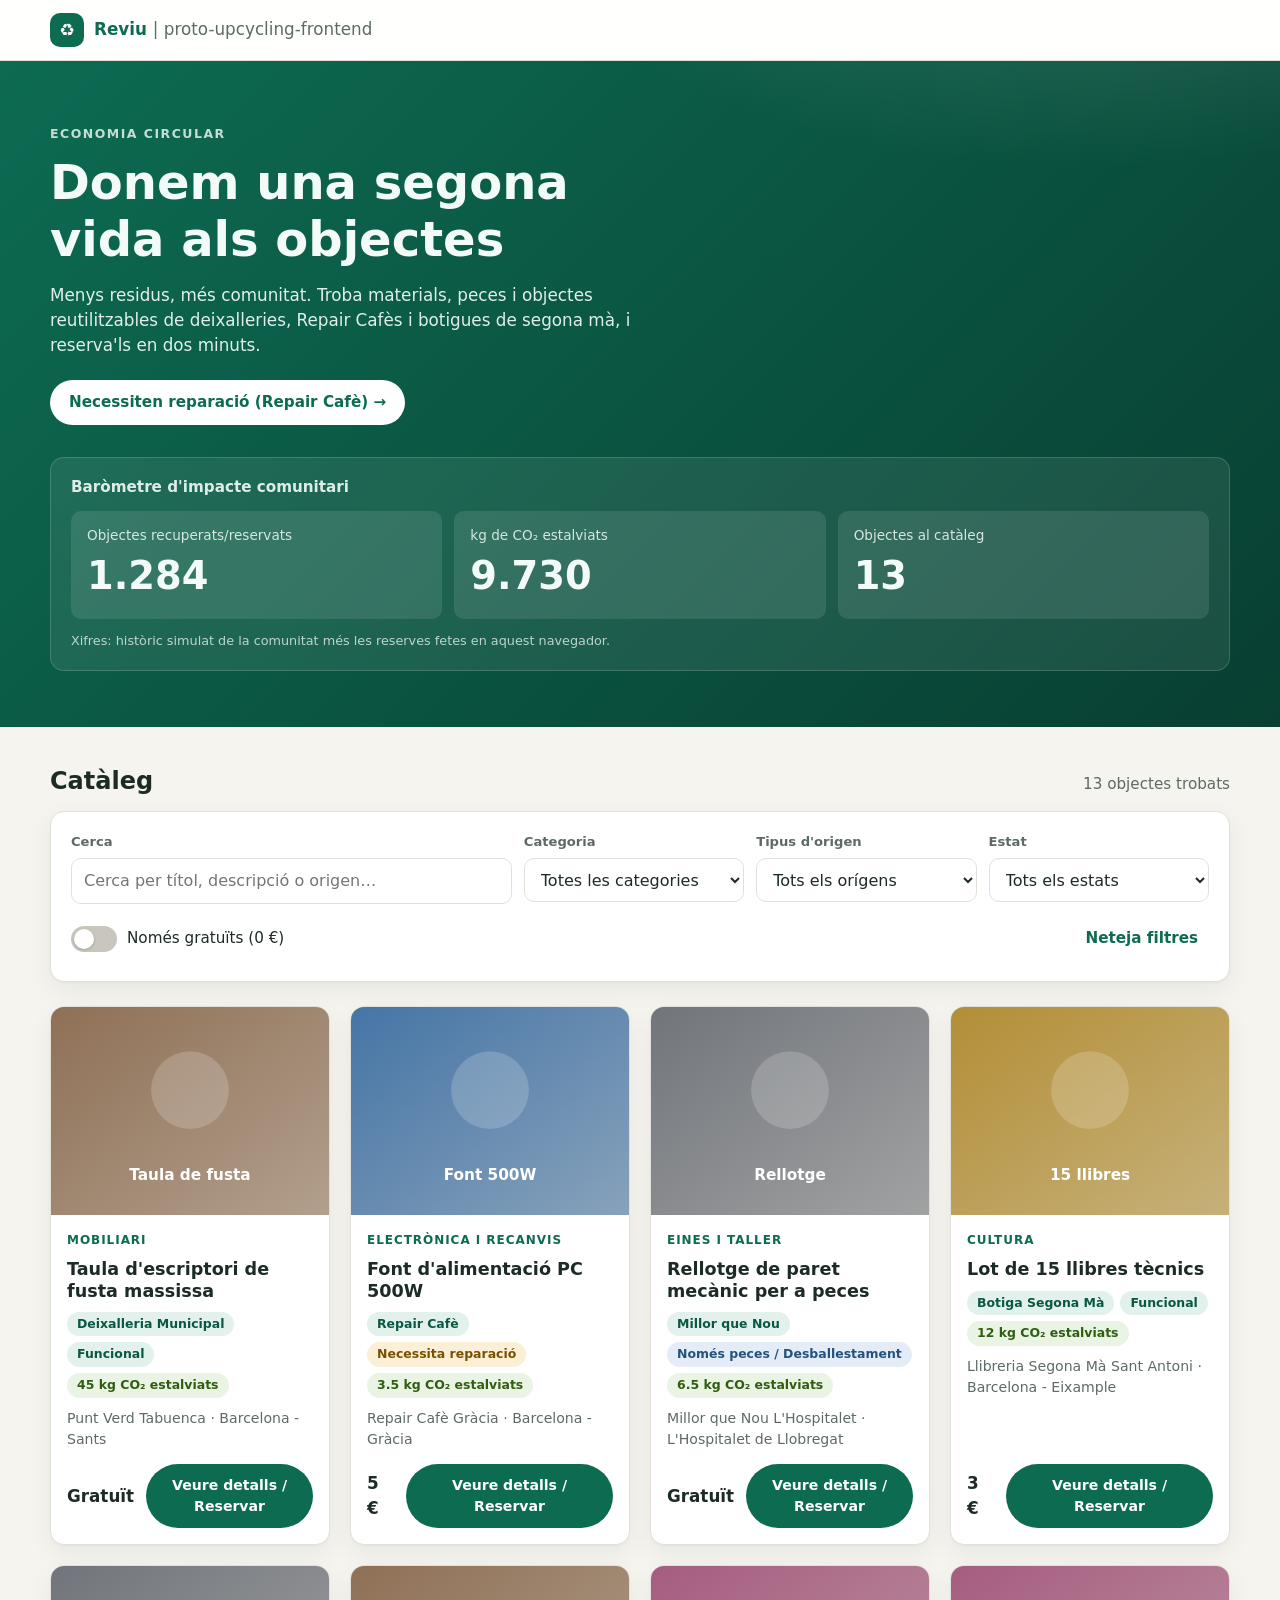
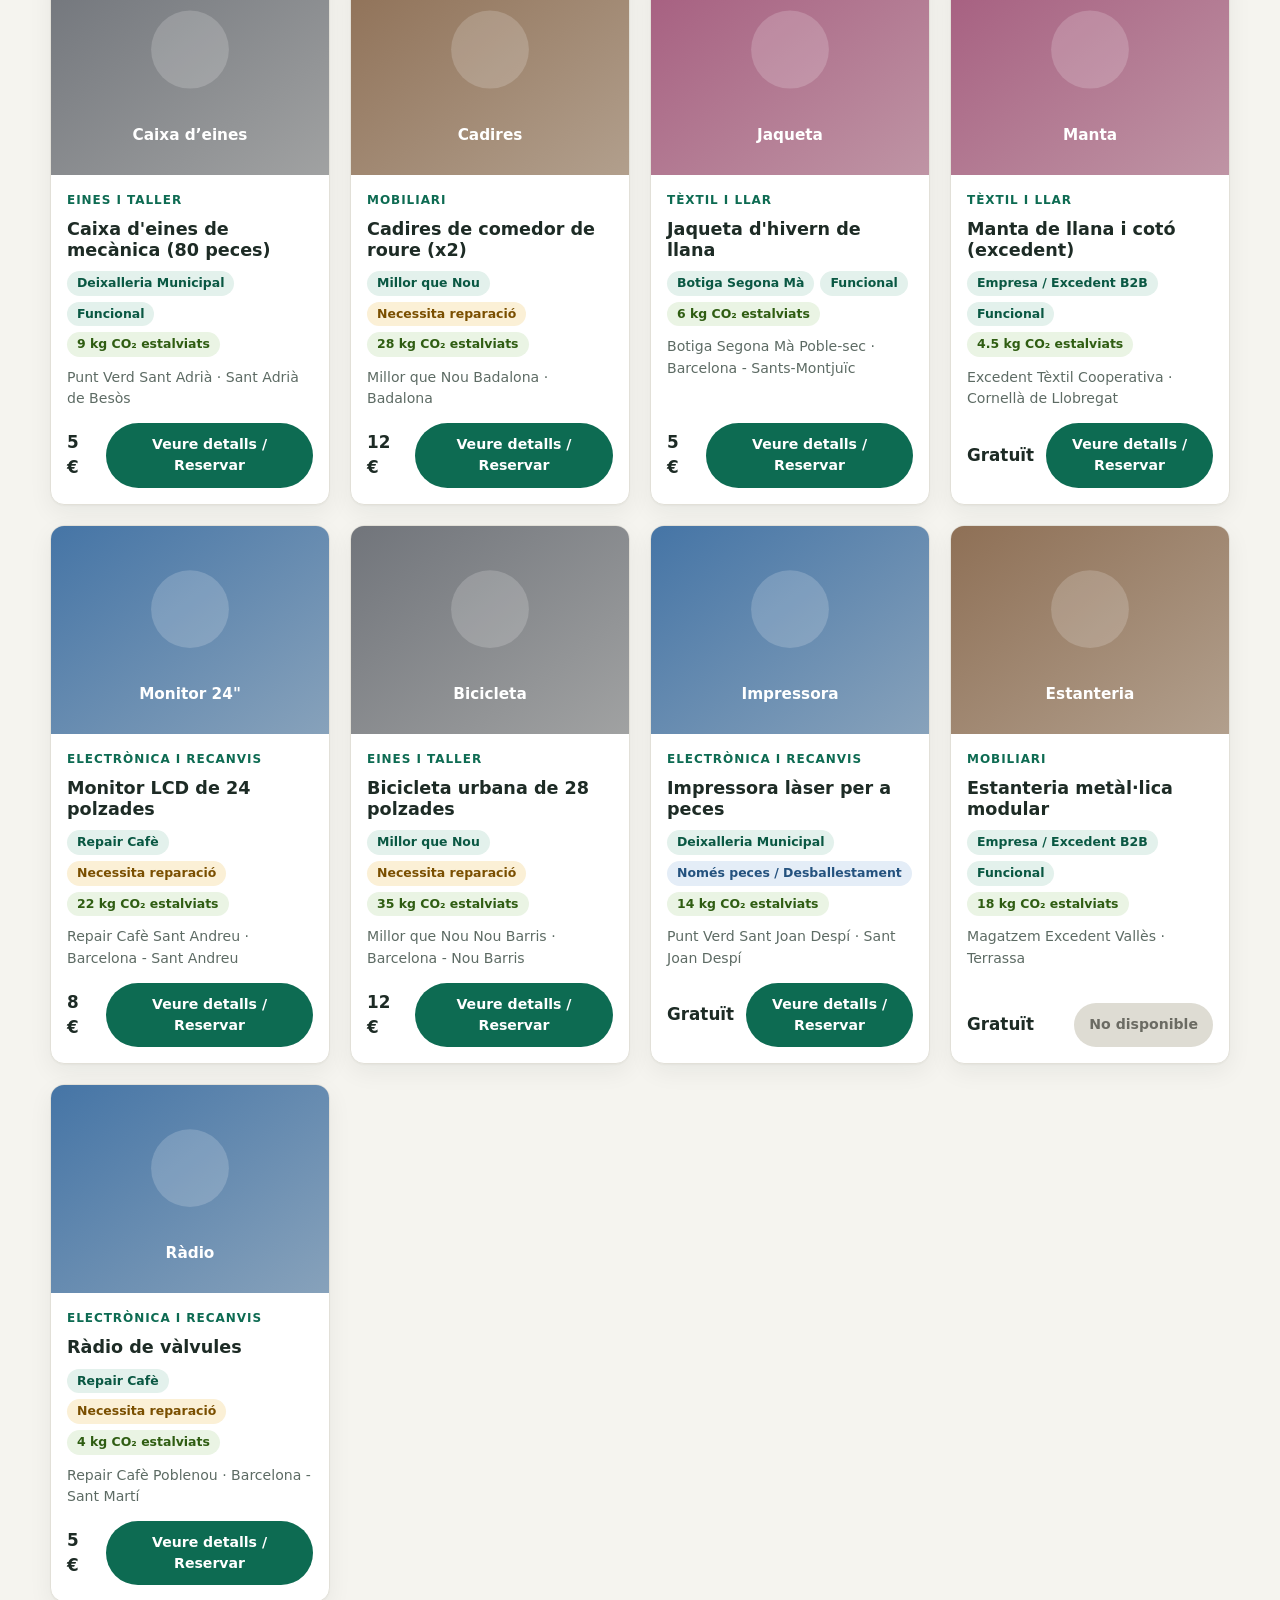
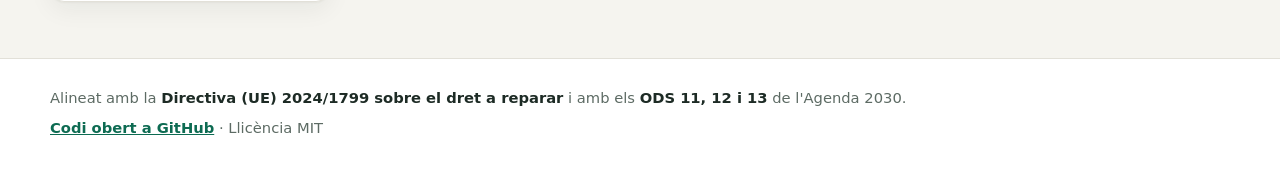
<file: index.html>
<!doctype html>
<html lang="ca">
<head>
  <meta charset="utf-8">
  <meta name="viewport" content="width=device-width, initial-scale=1">
  <title>Reviu | proto-upcycling-frontend</title>
  <meta name="description" content="Reviu: plataforma d'economia circular per trobar, filtrar i reservar objectes reutilitzables de deixalleries, Repair Cafès i botigues de segona mà.">
  <link rel="stylesheet" href="css/styles.css">
</head>
<body>
  <a class="skip-link" href="#catalog">Salta al catàleg</a>

  <header class="site-header">
    <div class="container header-inner">
      <a class="brand" href="#top" aria-label="Reviu, inici">
        <span class="brand__logo" aria-hidden="true">♻</span>
        <span>Reviu <span class="brand__sub">| proto-upcycling-frontend</span></span>
      </a>
    </div>
  </header>

  <main id="top">
    <section class="hero">
      <div class="container">
        <p class="eyebrow">Economia circular</p>
        <h1>Donem una segona vida als objectes</h1>
        <p class="lead">Menys residus, més comunitat. Troba materials, peces i objectes reutilitzables de deixalleries, Repair Cafès i botigues de segona mà, i reserva'ls en dos minuts.</p>
        <button id="btn-repair" class="btn btn--light" type="button">Necessiten reparació (Repair Cafè) →</button>

        <section class="impacte" aria-labelledby="impacte-title">
          <h2 id="impacte-title" class="impacte__title">Baròmetre d'impacte comunitari</h2>
          <dl class="impacte__grid">
            <div class="stat">
              <dt>Objectes recuperats/reservats</dt>
              <dd id="stat-objectes" aria-live="polite">0</dd>
            </div>
            <div class="stat">
              <dt>kg de CO₂ estalviats</dt>
              <dd id="stat-co2" aria-live="polite">0</dd>
            </div>
            <div class="stat">
              <dt>Objectes al catàleg</dt>
              <dd id="stat-cataleg">0</dd>
            </div>
          </dl>
          <p class="impacte__note">Xifres: històric simulat de la comunitat més les reserves fetes en aquest navegador.</p>
        </section>
      </div>
    </section>

    <section id="catalog" class="catalog container" aria-labelledby="catalog-title">
      <div class="catalog__head">
        <h2 id="catalog-title">Catàleg</h2>
        <p id="resultats" class="results-count" aria-live="polite"></p>
      </div>

      <div class="filters" role="search">
        <label class="field field--search">
          <span>Cerca</span>
          <input type="search" id="f-text" placeholder="Cerca per títol, descripció o origen…" autocomplete="off">
        </label>

        <label class="field">
          <span>Categoria</span>
          <select id="f-categoria"></select>
        </label>

        <label class="field">
          <span>Tipus d'origen</span>
          <select id="f-origen"></select>
        </label>

        <label class="field">
          <span>Estat</span>
          <select id="f-estat"></select>
        </label>

        <div class="filters__actions">
          <label class="switch">
            <input type="checkbox" id="f-gratuit">
            <span class="switch__track" aria-hidden="true"></span>
            <span>Només gratuïts (0 €)</span>
          </label>
          <button type="button" class="btn btn--text" id="f-reset">Neteja filtres</button>
        </div>
      </div>

      <div id="grid" class="grid"></div>

      <div id="buit" class="empty" hidden>
        <p>Cap objecte coincideix amb la cerca.</p>
        <button type="button" class="btn btn--ghost" data-action="reset">Mostra tots els objectes</button>
      </div>
    </section>
  </main>

  <footer class="site-footer">
    <div class="container">
      <p>Alineat amb la <strong>Directiva (UE) 2024/1799 sobre el dret a reparar</strong> i amb els <strong>ODS 11, 12 i 13</strong> de l'Agenda 2030.</p>
      <p><a href="https://github.com/jordidh/proto-upcycling-frontend" target="_blank" rel="noopener">Codi obert a GitHub</a> · Llicència MIT</p>
    </div>
  </footer>

  <div id="modal" class="modal" aria-hidden="true">
    <div class="modal__backdrop" data-close></div>
    <div class="modal__dialog" id="dialog" role="dialog" aria-modal="true" aria-labelledby="modal-title" tabindex="-1">
      <button type="button" class="modal__close" data-close aria-label="Tanca">×</button>
      <div id="modal-body"></div>
    </div>
  </div>

  <script src="js/data.js"></script>
  <script src="js/app.js"></script>
</body>
</html>
</file>
<file: css/styles.css>
/* ==========================================================================
   Reviu · estils (mobile-first, sense compilació)
   ========================================================================== */

/* ---------- Tokens ---------- */
:root {
  --bg: #f5f4ef;
  --surface: #ffffff;
  --ink: #1d2b25;
  --muted: #5d6b64;
  --line: #e2e0d8;

  --primary: #0d6b52;        /* maragda fosc: sostenibilitat */
  --primary-ink: #ffffff;
  --primary-hover: #0a5843;
  --primary-soft: #e3f1ec;

  --accent: #e4772b;         /* crida a l'acció */
  --accent-hover: #cc6420;

  --ok-bg: #e3f1ec;   --ok-ink: #0a5843;
  --warn-bg: #fbf0d6; --warn-ink: #7a4f00;
  --parts-bg: #e4edf7; --parts-ink: #24527e;
  --co2-bg: #eaf4e4;  --co2-ink: #2f5d12;

  --danger: #b42318;
  --disabled-bg: #dedcd3;
  --disabled-ink: #6b6b63;

  --radius: 14px;
  --radius-sm: 10px;
  --shadow: 0 1px 2px rgba(20, 40, 30, 0.04), 0 8px 24px rgba(20, 40, 30, 0.06);
  --ease: cubic-bezier(0.2, 0.7, 0.2, 1);
}

/* ---------- Base ---------- */
*, *::before, *::after { box-sizing: border-box; }

html { scroll-behavior: smooth; }

body {
  margin: 0;
  font-family: system-ui, -apple-system, "Segoe UI", Roboto, sans-serif;
  font-size: 16px;
  line-height: 1.5;
  color: var(--ink);
  background: var(--bg);
  -webkit-font-smoothing: antialiased;
}

body.no-scroll { overflow: hidden; }

img { display: block; max-width: 100%; }

h1, h2, h3 { line-height: 1.2; margin: 0; }

p { margin: 0; }

.container { width: min(1180px, calc(100% - 32px)); margin-inline: auto; }

.visually-hidden {
  position: absolute !important;
  width: 1px; height: 1px;
  overflow: hidden;
  clip: rect(0 0 0 0);
  white-space: nowrap;
}

.skip-link {
  position: absolute;
  left: 16px; top: -48px;
  background: var(--surface);
  padding: 8px 12px;
  border-radius: var(--radius-sm);
  z-index: 100;
  transition: top 0.2s var(--ease);
}
.skip-link:focus { top: 12px; }

:focus-visible {
  outline: 3px solid var(--accent);
  outline-offset: 2px;
}

/* ---------- Capçalera ---------- */
.site-header {
  position: sticky;
  top: 0;
  z-index: 10;
  background: rgba(255, 255, 255, 0.92);
  backdrop-filter: blur(8px);
  border-bottom: 1px solid var(--line);
}

.header-inner { display: flex; align-items: center; min-height: 60px; }

.brand {
  display: inline-flex;
  align-items: center;
  gap: 10px;
  font-weight: 700;
  color: var(--primary);
  text-decoration: none;
  font-size: 1.05rem;
}

.brand__logo {
  display: grid;
  place-items: center;
  width: 34px; height: 34px;
  border-radius: 10px;
  background: var(--primary);
  color: var(--primary-ink);
  font-size: 1.1rem;
}

.brand__sub { font-weight: 400; color: var(--muted); }

/* ---------- Hero i baròmetre ---------- */
.hero {
  padding: 48px 0 40px;
  color: #f2fbf7;
  background:
    radial-gradient(900px 400px at 85% -20%, rgba(255, 255, 255, 0.14), transparent 60%),
    linear-gradient(135deg, #0d6b52 0%, #083f32 100%);
}

.eyebrow {
  text-transform: uppercase;
  letter-spacing: 0.12em;
  font-size: 0.78rem;
  font-weight: 600;
  opacity: 0.8;
  margin-bottom: 10px;
}

.hero h1 {
  font-size: clamp(1.9rem, 4.5vw, 3rem);
  font-weight: 800;
  max-width: 18ch;
}

.lead {
  margin-top: 14px;
  max-width: 60ch;
  font-size: 1.05rem;
  opacity: 0.92;
}

.impacte {
  margin-top: 32px;
  padding: 20px;
  border-radius: var(--radius);
  background: rgba(255, 255, 255, 0.08);
  border: 1px solid rgba(255, 255, 255, 0.16);
}

.impacte__title {
  font-size: 0.95rem;
  font-weight: 600;
  margin-bottom: 14px;
  opacity: 0.9;
}

.impacte__grid {
  display: grid;
  gap: 12px;
  margin: 0;
}

.stat {
  padding: 14px 16px;
  border-radius: var(--radius-sm);
  background: rgba(255, 255, 255, 0.1);
}

.stat dt { font-size: 0.85rem; opacity: 0.85; }

.stat dd {
  margin: 2px 0 0;
  font-size: clamp(1.8rem, 5vw, 2.4rem);
  font-weight: 800;
  font-variant-numeric: tabular-nums;
}

.impacte__note {
  margin-top: 12px;
  font-size: 0.8rem;
  opacity: 0.75;
}

/* ---------- Botons ---------- */
.btn {
  display: inline-flex;
  align-items: center;
  justify-content: center;
  gap: 6px;
  min-height: 44px;
  padding: 10px 18px;
  border: 1px solid transparent;
  border-radius: 999px;
  font: inherit;
  font-weight: 600;
  font-size: 0.95rem;
  text-decoration: none;
  cursor: pointer;
  transition: background-color 0.2s var(--ease), transform 0.15s var(--ease), border-color 0.2s var(--ease);
}
.btn:active:not(:disabled) { transform: scale(0.98); }

.btn--primary { background: var(--primary); color: var(--primary-ink); }
.btn--primary:hover { background: var(--primary-hover); }

.btn--accent { background: var(--accent); color: #fff; }
.btn--accent:hover { background: var(--accent-hover); }

.btn--light { background: #fff; color: var(--primary); margin-top: 22px; }
.btn--light:hover { background: var(--primary-soft); }

.btn--ghost { background: transparent; border-color: var(--line); color: var(--ink); }
.btn--ghost:hover { border-color: var(--primary); color: var(--primary); }

.btn--text { background: none; color: var(--primary); padding-inline: 10px; }
.btn--text:hover { text-decoration: underline; }

.btn--disabled,
.btn:disabled {
  background: var(--disabled-bg);
  color: var(--disabled-ink);
  cursor: not-allowed;
  transform: none;
}

/* ---------- Catàleg i filtres ---------- */
.catalog { padding: 40px 0 56px; }

.catalog__head {
  display: flex;
  flex-wrap: wrap;
  align-items: baseline;
  justify-content: space-between;
  gap: 8px;
  margin-bottom: 16px;
}

.catalog__head h2 { font-size: 1.5rem; }

.results-count { color: var(--muted); font-size: 0.95rem; }

.filters {
  display: grid;
  gap: 12px;
  padding: 16px;
  background: var(--surface);
  border: 1px solid var(--line);
  border-radius: var(--radius);
  box-shadow: var(--shadow);
}

.field {
  display: flex;
  flex-direction: column;
  gap: 6px;
  min-width: 0;
}

.field > span {
  font-size: 0.82rem;
  font-weight: 600;
  color: var(--muted);
}

.field input,
.field select {
  width: 100%;
  min-height: 44px;
  padding: 10px 12px;
  font: inherit;
  font-size: 16px; /* evita el zoom automàtic a iOS */
  color: var(--ink);
  background: #fff;
  border: 1px solid var(--line);
  border-radius: var(--radius-sm);
  transition: border-color 0.2s var(--ease), box-shadow 0.2s var(--ease);
}

.field input:focus,
.field select:focus {
  outline: none;
  border-color: var(--primary);
  box-shadow: 0 0 0 3px rgba(13, 107, 82, 0.15);
}

.field input[aria-invalid="true"],
.field select[aria-invalid="true"] { border-color: var(--danger); }

.field__error {
  min-height: 1em;
  font-size: 0.82rem;
  color: var(--danger);
}

.filters__actions {
  display: flex;
  flex-wrap: wrap;
  align-items: center;
  justify-content: space-between;
  gap: 12px;
}

/* Interruptor (switch) accessible */
.switch {
  position: relative;
  display: inline-flex;
  align-items: center;
  gap: 10px;
  min-height: 44px;
  cursor: pointer;
  font-size: 0.95rem;
  font-weight: 500;
}

.switch input {
  position: absolute;
  opacity: 0;
  width: 0; height: 0;
}

.switch__track {
  position: relative;
  width: 46px; height: 26px;
  border-radius: 999px;
  background: #c9c7bd;
  transition: background-color 0.25s var(--ease);
}

.switch__track::after {
  content: "";
  position: absolute;
  top: 3px; left: 3px;
  width: 20px; height: 20px;
  border-radius: 50%;
  background: #fff;
  box-shadow: 0 1px 3px rgba(0, 0, 0, 0.2);
  transition: transform 0.25s var(--ease);
}

.switch input:checked + .switch__track { background: var(--primary); }
.switch input:checked + .switch__track::after { transform: translateX(20px); }
.switch input:focus-visible + .switch__track { outline: 3px solid var(--accent); outline-offset: 2px; }

/* ---------- Graella de targetes ---------- */
.grid {
  display: grid;
  gap: 20px;
  margin-top: 24px;
  grid-template-columns: 1fr;
}

.card {
  display: flex;
  flex-direction: column;
  background: var(--surface);
  border: 1px solid var(--line);
  border-radius: var(--radius);
  box-shadow: var(--shadow);
  overflow: hidden;
  animation: rise 0.35s var(--ease) both;
  transition: transform 0.25s var(--ease), box-shadow 0.25s var(--ease);
}

.card:hover {
  transform: translateY(-3px);
  box-shadow: 0 2px 4px rgba(20, 40, 30, 0.06), 0 14px 32px rgba(20, 40, 30, 0.1);
}

.card__media {
  position: relative;
  aspect-ratio: 4 / 3;
  background: var(--line);
}

.card__media img {
  width: 100%;
  height: 100%;
  object-fit: cover;
  transition: filter 0.3s var(--ease), opacity 0.3s var(--ease);
}

.card--reservat .card__media img { filter: grayscale(0.7); opacity: 0.6; }

.card__ribbon {
  position: absolute;
  top: 12px; left: 12px;
  padding: 4px 10px;
  border-radius: 999px;
  background: var(--ink);
  color: #fff;
  font-size: 0.78rem;
  font-weight: 600;
}

.card__body {
  display: flex;
  flex: 1;
  flex-direction: column;
  gap: 10px;
  padding: 16px;
}

.card__cat {
  font-size: 0.75rem;
  font-weight: 600;
  text-transform: uppercase;
  letter-spacing: 0.08em;
  color: var(--primary);
}

.card__title { font-size: 1.1rem; font-weight: 700; }

.card__origin { font-size: 0.88rem; color: var(--muted); }

.card__foot {
  margin-top: auto;
  display: flex;
  align-items: center;
  justify-content: space-between;
  gap: 12px;
  padding-top: 4px;
}

.price { font-weight: 700; font-size: 1.05rem; }

.card__foot .btn { font-size: 0.88rem; padding-inline: 14px; }

.badges {
  display: flex;
  flex-wrap: wrap;
  gap: 6px;
  margin: 0;
  padding: 0;
  list-style: none;
}

.badge {
  padding: 3px 10px;
  border-radius: 999px;
  font-size: 0.78rem;
  font-weight: 600;
  background: var(--line);
  color: var(--ink);
}

.badge--origen  { background: var(--primary-soft); color: var(--primary-hover); }
.badge--ok      { background: var(--ok-bg);    color: var(--ok-ink); }
.badge--warn    { background: var(--warn-bg);  color: var(--warn-ink); }
.badge--parts   { background: var(--parts-bg); color: var(--parts-ink); }
.badge--co2     { background: var(--co2-bg);   color: var(--co2-ink); }

.empty {
  margin-top: 32px;
  padding: 32px;
  text-align: center;
  color: var(--muted);
  border: 1px dashed var(--line);
  border-radius: var(--radius);
  display: grid;
  gap: 12px;
  justify-items: center;
}

.empty[hidden] { display: none; }

/* ---------- Peu ---------- */
.site-footer {
  padding: 28px 0 36px;
  border-top: 1px solid var(--line);
  background: var(--surface);
  color: var(--muted);
  font-size: 0.92rem;
}

.site-footer p + p { margin-top: 8px; }
.site-footer strong { color: var(--ink); }
.site-footer a { color: var(--primary); font-weight: 600; }

/* ---------- Modal ---------- */
.modal {
  position: fixed;
  inset: 0;
  z-index: 50;
  display: grid;
  place-items: center;
  padding: 16px;
  opacity: 0;
  visibility: hidden;
  transition: opacity 0.25s var(--ease), visibility 0.25s var(--ease);
}

.modal.is-open { opacity: 1; visibility: visible; }

.modal__backdrop {
  position: absolute;
  inset: 0;
  background: rgba(15, 25, 20, 0.55);
  backdrop-filter: blur(2px);
}

.modal__dialog {
  position: relative;
  width: min(760px, 100%);
  max-height: calc(100vh - 32px);
  overflow-y: auto;
  padding: 24px;
  background: var(--surface);
  border-radius: 18px;
  box-shadow: 0 24px 60px rgba(0, 0, 0, 0.25);
  transform: translateY(14px) scale(0.98);
  transition: transform 0.3s var(--ease);
}

.modal.is-open .modal__dialog { transform: none; }

.modal__dialog:focus { outline: none; }

.modal__close {
  position: absolute;
  top: 12px; right: 12px;
  width: 40px; height: 40px;
  border: none;
  border-radius: 50%;
  background: var(--bg);
  font-size: 1.5rem;
  line-height: 1;
  color: var(--ink);
  cursor: pointer;
}
.modal__close:hover { background: var(--line); }

.detail {
  display: grid;
  gap: 18px;
  padding-right: 32px;
}

.detail__img {
  width: 100%;
  aspect-ratio: 4 / 3;
  object-fit: cover;
  border-radius: var(--radius-sm);
}

.detail__title {
  margin: 6px 0 10px;
  font-size: 1.4rem;
}

.detail__title:focus { outline: none; }

.facts {
  display: grid;
  gap: 10px;
  margin: 16px 0;
}

.facts > div { display: grid; grid-template-columns: 110px 1fr; gap: 10px; font-size: 0.93rem; }
.facts dt { color: var(--muted); }
.facts dd { margin: 0; font-weight: 500; }

.callout {
  padding: 12px 14px;
  border-left: 4px solid var(--primary);
  background: var(--primary-soft);
  border-radius: var(--radius-sm);
  font-size: 0.93rem;
}

.callout strong { display: block; margin-bottom: 4px; }

.reserva {
  margin-top: 24px;
  padding-top: 20px;
  border-top: 1px solid var(--line);
  display: grid;
  gap: 14px;
}

.reserva h3 { font-size: 1.15rem; }

.field-group {
  display: grid;
  gap: 14px;
}

.field--wide { grid-column: 1 / -1; }

.warning {
  padding: 12px 14px;
  border-radius: var(--radius-sm);
  background: var(--warn-bg);
  color: var(--warn-ink);
  font-size: 0.92rem;
  font-weight: 500;
}

.actions {
  display: flex;
  flex-wrap: wrap;
  justify-content: flex-end;
  gap: 10px;
}

.success {
  display: grid;
  gap: 12px;
  justify-items: start;
  padding: 8px 0 4px;
}

.success__icon {
  display: grid;
  place-items: center;
  width: 52px; height: 52px;
  border-radius: 50%;
  background: var(--primary);
  color: #fff;
  font-size: 1.6rem;
  font-weight: 700;
}

.success h2 { font-size: 1.5rem; }
.success h2:focus { outline: none; }

.code {
  width: 100%;
  padding: 16px;
  text-align: center;
  font-family: ui-monospace, SFMono-Regular, Menlo, Consolas, monospace;
  font-size: 2rem;
  font-weight: 700;
  letter-spacing: 0.1em;
  color: var(--primary-hover);
  background: var(--primary-soft);
  border: 2px dashed var(--primary);
  border-radius: var(--radius-sm);
}

.muted { color: var(--muted); font-size: 0.92rem; }

/* ---------- Animacions ---------- */
@keyframes rise {
  from { opacity: 0; transform: translateY(6px); }
  to   { opacity: 1; transform: none; }
}

@media (prefers-reduced-motion: reduce) {
  *, *::before, *::after {
    animation-duration: 0.01ms !important;
    transition-duration: 0.01ms !important;
    scroll-behavior: auto !important;
  }
}

/* ==========================================================================
   Breakpoints
   ========================================================================== */

@media (min-width: 560px) {
  .impacte__grid { grid-template-columns: repeat(3, 1fr); }
  .field-group { grid-template-columns: 1fr 1fr; }
  .hero { padding: 64px 0 56px; }
}

@media (min-width: 720px) {
  .filters { grid-template-columns: repeat(3, 1fr); padding: 20px; }
  .field--search { grid-column: 1 / -1; }
  .filters__actions { grid-column: 1 / -1; }
  .grid { grid-template-columns: repeat(auto-fill, minmax(260px, 1fr)); }
  .detail { grid-template-columns: 240px 1fr; }
  .detail__img { height: 100%; aspect-ratio: auto; min-height: 220px; }
  .modal__dialog { padding: 28px; }
}

@media (min-width: 960px) {
  .filters { grid-template-columns: 2fr 1fr 1fr 1fr; }
  .field--search { grid-column: 1 / 2; }
  .filters__actions { grid-column: 1 / -1; }
}
</file>
